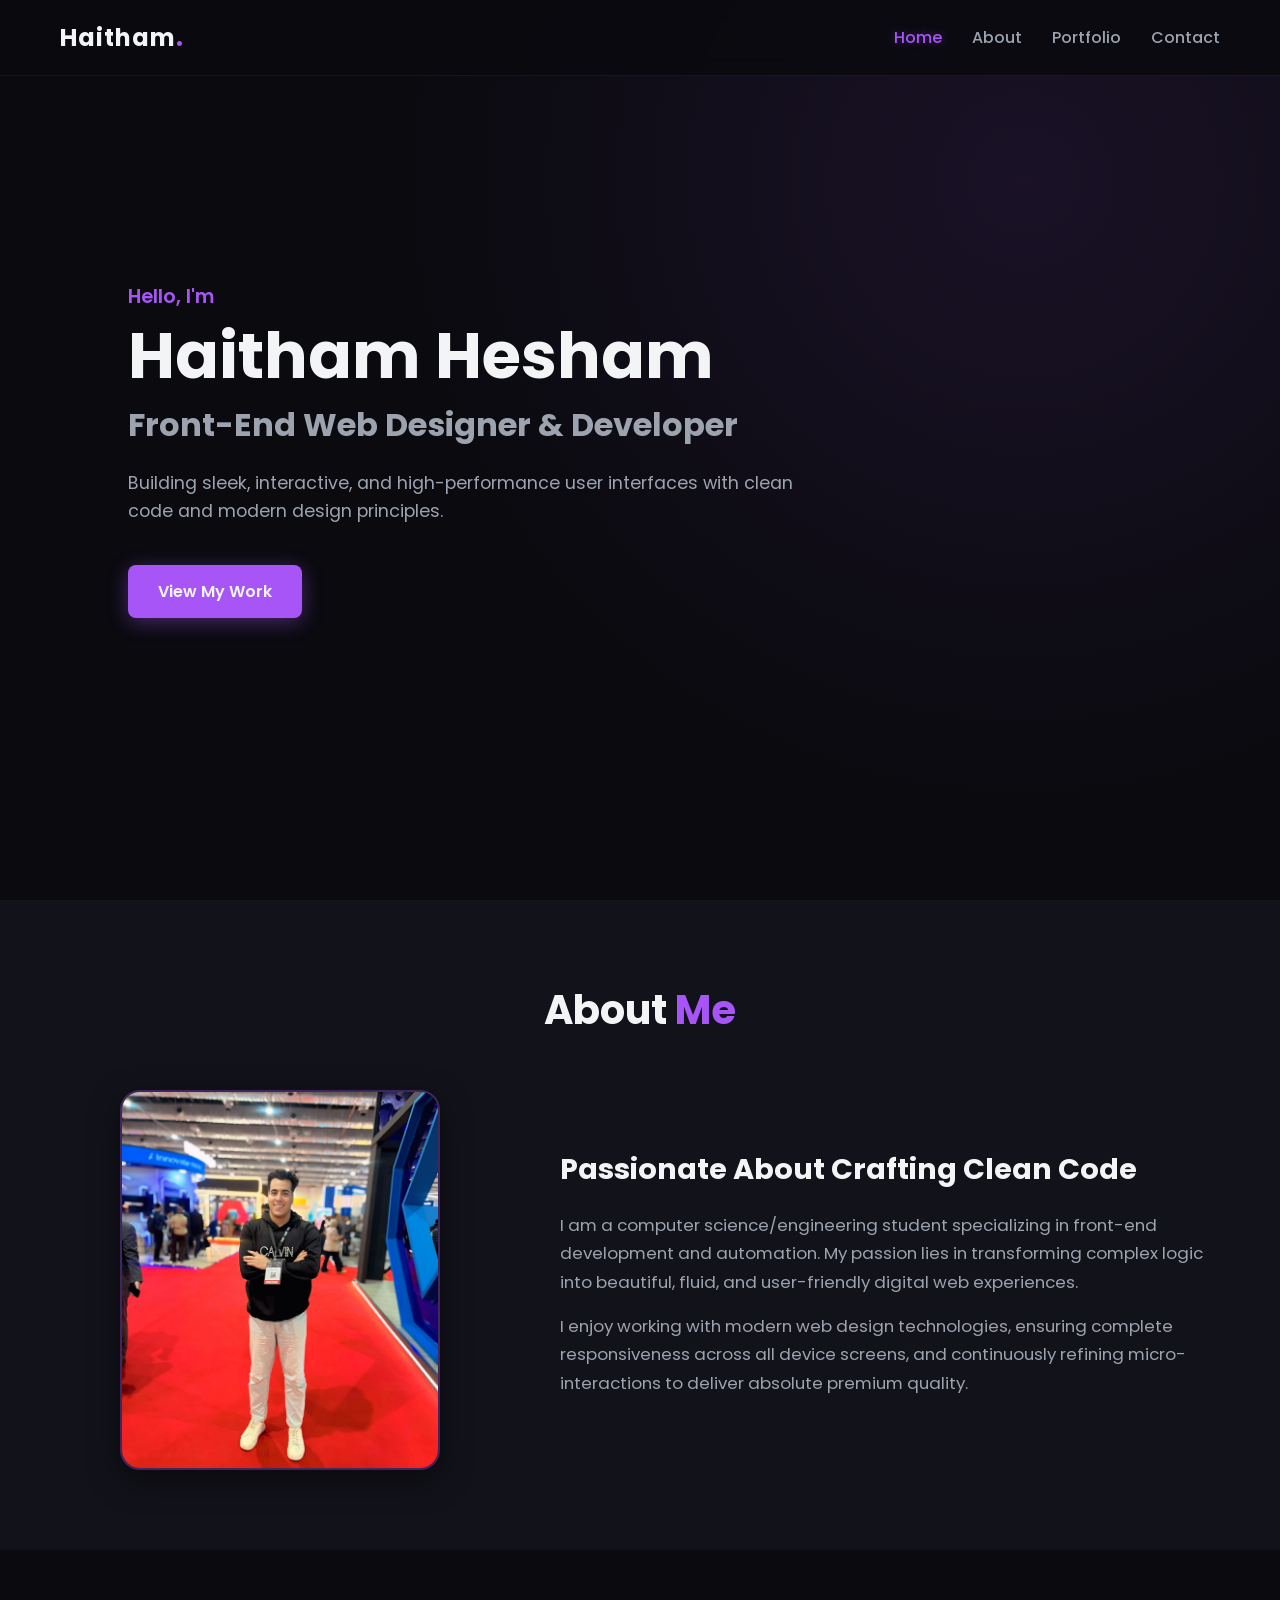
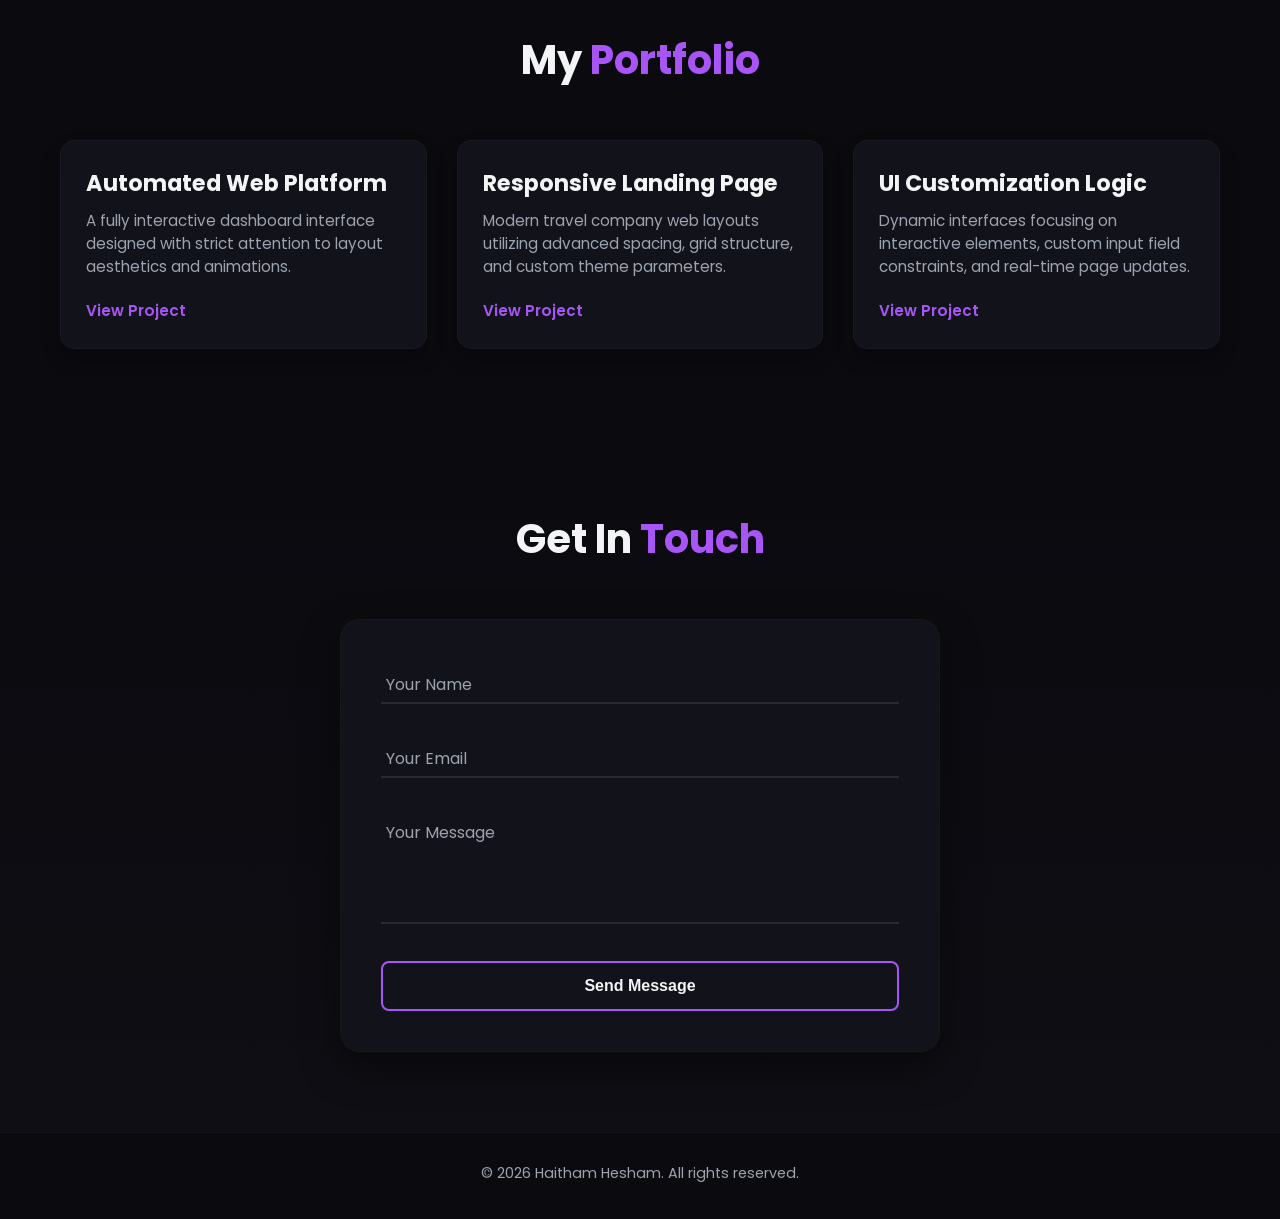
<file: index.html>
<!DOCTYPE html>
<html lang="en">
<head>
    <meta charset="UTF-8">
    <meta name="viewport" content="width=device-width, initial-scale=1.0">
    <title>Haitham Hesham | Portfolio</title>
    <link rel="preconnect" href="https://fonts.googleapis.com">
    <link rel="preconnect" href="https://fonts.gstatic.com" crossorigin>
    <link href="https://fonts.googleapis.com/css2?family=Poppins:wght@300;400;600;700&display=swap" rel="stylesheet">
    <link rel="stylesheet" href="style.css">
</head>
<body>

    <header>
        <nav class="navbar">
            <div class="logo">Haitham<span>.</span></div>
            <ul class="nav-links">
                <li><a href="#home" class="active">Home</a></li>
                <li><a href="#about">About</a></li>
                <li><a href="#portfolio">Portfolio</a></li>
                <li><a href="#contact">Contact</a></li>
            </ul>
        </nav>
    </header>

    <section id="home" class="hero-section">
        <div class="hero-content reveal">
            <h3 class="greeting">Hello, I'm</h3>
            <h1 class="name">Haitham Hesham</h1>
            <h2 class="title">Front-End Web Designer & Developer</h2>
            <p class="description">Building sleek, interactive, and high-performance user interfaces with clean code and modern design principles.</p>
            <a href="#portfolio" class="cta-btn">View My Work</a>
        </div>
    </section>

    <section id="about" class="about-section">
        <div class="container reveal">
            <h2 class="section-title">About <span>Me</span></h2>
            <div class="about-grid">
                <div class="about-img-container">
                    <img src="./1763479478273.jpg " alt="Haitham Hesham" class="about-img" onerror="this.src='https://via.placeholder.com/350x400/1e1e24/a855f7?text=Haitham+Hesham'">
                </div>
                <div class="about-text">
                    <h3>Passionate About Crafting Clean Code</h3>
                    <p>I am a computer science/engineering student specializing in front-end development and automation. My passion lies in transforming complex logic into beautiful, fluid, and user-friendly digital web experiences.</p>
                    <p>I enjoy working with modern web design technologies, ensuring complete responsiveness across all device screens, and continuously refining micro-interactions to deliver absolute premium quality.</p>
                </div>
            </div>
        </div>
    </section>

    <section id="portfolio" class="portfolio-section">
        <div class="container reveal">
            <h2 class="section-title">My <span>Portfolio</span></h2>
            <div class="project-grid">
          
<div class="project-card">

    <div class="project-info">
        <h3>Automated Web Platform</h3>
        <p>A fully interactive dashboard interface designed with strict attention to layout aesthetics and animations.</p>
     
        <a href="C:\Users\CNC\Desktop\project1\index.html" target="_blank" class="project-link">View Project</a>
    </div>
</div>


<div class="project-card">

    <div class="project-info">
        <h3>Responsive Landing Page</h3>
        <p>Modern travel company web layouts utilizing advanced spacing, grid structure, and custom theme parameters.</p>

        <a href="C:\Users\CNC\Desktop\project2\index.html" target="_blank" class="project-link">View Project</a>
    </div>
</div>


<div class="project-card">

    <div class="project-info">
        <h3>UI Customization Logic</h3>
        <p>Dynamic interfaces focusing on interactive elements, custom input field constraints, and real-time page updates.</p>

        <a href="C:\Users\CNC\Desktop\project3\index.html" target="_blank" class="project-link">View Project</a>
    </div>
</div>
            </div>
        </div>
    </section>

    <section id="contact" class="contact-section">
        <div class="container reveal">
            <h2 class="section-title">Get In <span>Touch</span></h2>
            <div class="contact-wrapper">
                <form class="contact-form" action="https://formsubmit.co/haithamhitham77@gmail.com" method="POST">
    <input type="hidden" name="_captcha" value="false">
    <input type="hidden" name="_next" value="https://formsubmit.co/thanks"> <div class="input-group">
        <input type="text" id="name" name="name" required placeholder=" ">
        <label for="name">Your Name</label>
    </div>
    <div class="input-group">
        <input type="email" id="email" name="email" required placeholder=" ">
        <label for="email">Your Email</label>
    </div>
    <div class="input-group">
        <textarea id="message" name="message" rows="5" required placeholder=" "></textarea>
        <label for="message">Your Message</label>
    </div>
    <button type="submit" class="submit-btn">Send Message</button>
</form>
            </div>
        </div>
    </section>

    <footer>
        <p>&copy; 2026 Haitham Hesham. All rights reserved.</p>
    </footer>

    <script src="script.js"></script>
</body>
</html>
</file>
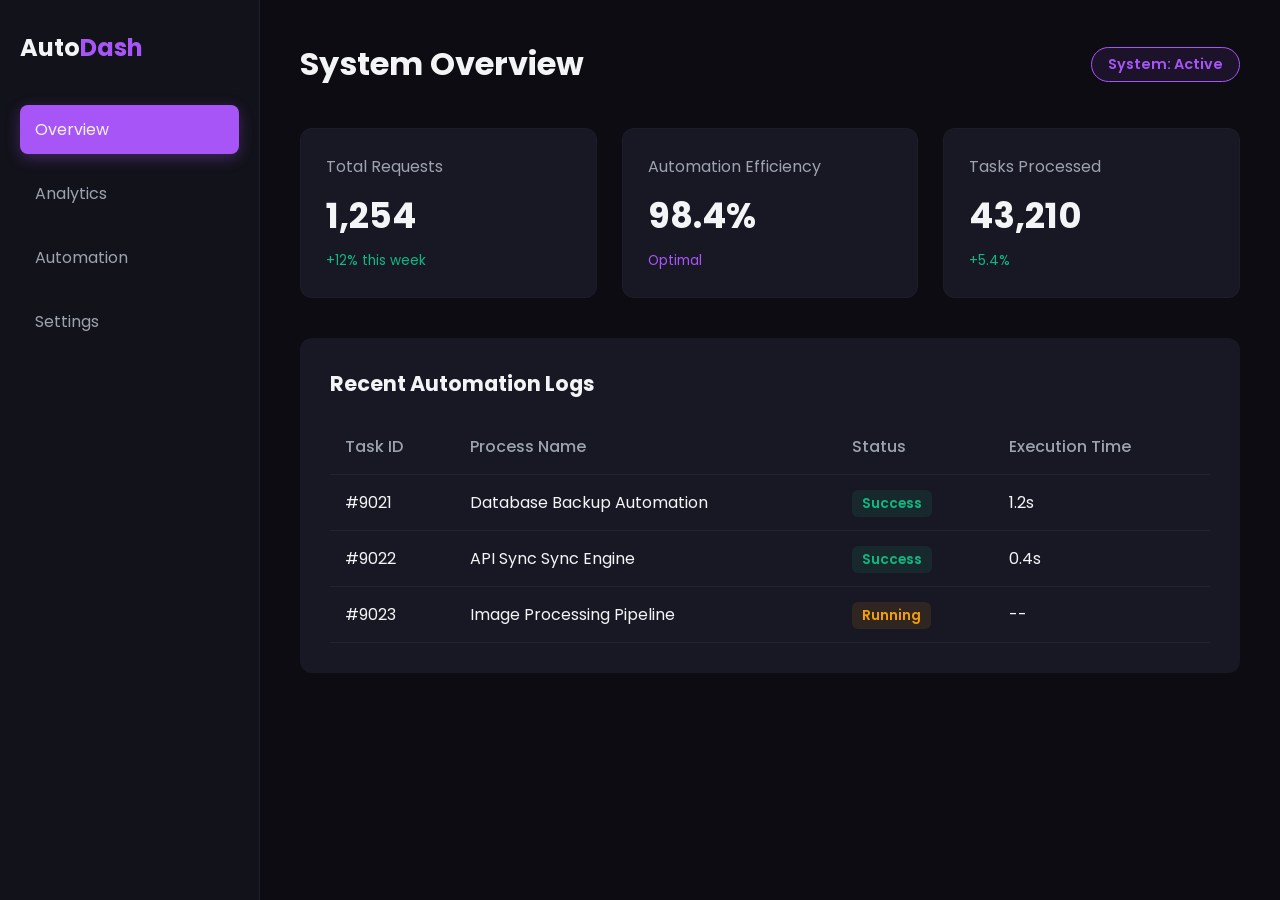
<file: project 1/index.html>
<!DOCTYPE html>
<html lang="en">
<head>
    <meta charset="UTF-8">
    <meta name="viewport" content="width=device-width, initial-scale=1.0">
    <title>Automated Web Platform - Dashboard</title>
    <link href="https://fonts.googleapis.com/css2?family=Poppins:wght@300;400;600;700&display=swap" rel="stylesheet">
    <link rel="stylesheet" href="style.css">
</head>
<body>
    <div class="dashboard-container">
        <!-- Sidebar -->
        <aside class="sidebar">
            <div class="logo">Auto<span>Dash</span></div>
            <ul class="menu">
                <li class="active"><a href="#">Overview</a></li>
                <li><a href="#">Analytics</a></li>
                <li><a href="#">Automation</a></li>
                <li><a href="#">Settings</a></li>
            </ul>
        </aside>

        <!-- Main Content -->
        <main class="main-content">
            <header class="dash-header">
                <h1>System Overview</h1>
                <div class="status-badge">System: Active</div>
            </header>

            <!-- Stats Grid -->
            <section class="stats-grid">
                <div class="stat-card">
                    <h3>Total Requests</h3>
                    <p class="stat-number">1,254</p>
                    <span class="stat-trend">+12% this week</span>
                </div>
                <div class="stat-card">
                    <h3>Automation Efficiency</h3>
                    <p class="stat-number">98.4%</p>
                    <span class="stat-trend stable">Optimal</span>
                </div>
                <div class="stat-card">
                    <h3>Tasks Processed</h3>
                    <p class="stat-number">43,210</p>
                    <span class="stat-trend">+5.4%</span>
                </div>
            </section>

            <!-- Data Table Section -->
            <section class="table-section">
                <h2>Recent Automation Logs</h2>
                <div class="table-wrapper">
                    <table>
                        <thead>
                            <tr>
                                <th>Task ID</th>
                                <th>Process Name</th>
                                <th>Status</th>
                                <th>Execution Time</th>
                            </tr>
                        </thead>
                        <tbody>
                            <tr>
                                <td>#9021</td>
                                <td>Database Backup Automation</td>
                                <td><span class="badge success">Success</span></td>
                                <td>1.2s</td>
                            </tr>
                            <tr>
                                <td>#9022</td>
                                <td>API Sync Sync Engine</td>
                                <td><span class="badge success">Success</span></td>
                                <td>0.4s</td>
                            </tr>
                            <tr>
                                <td>#9023</td>
                                <td>Image Processing Pipeline</td>
                                <td><span class="badge pending">Running</span></td>
                                <td>--</td>
                            </tr>
                        </tbody>
                    </table>
                </div>
            </section>
        </main>
    </div>
</body>
</html>
</file>
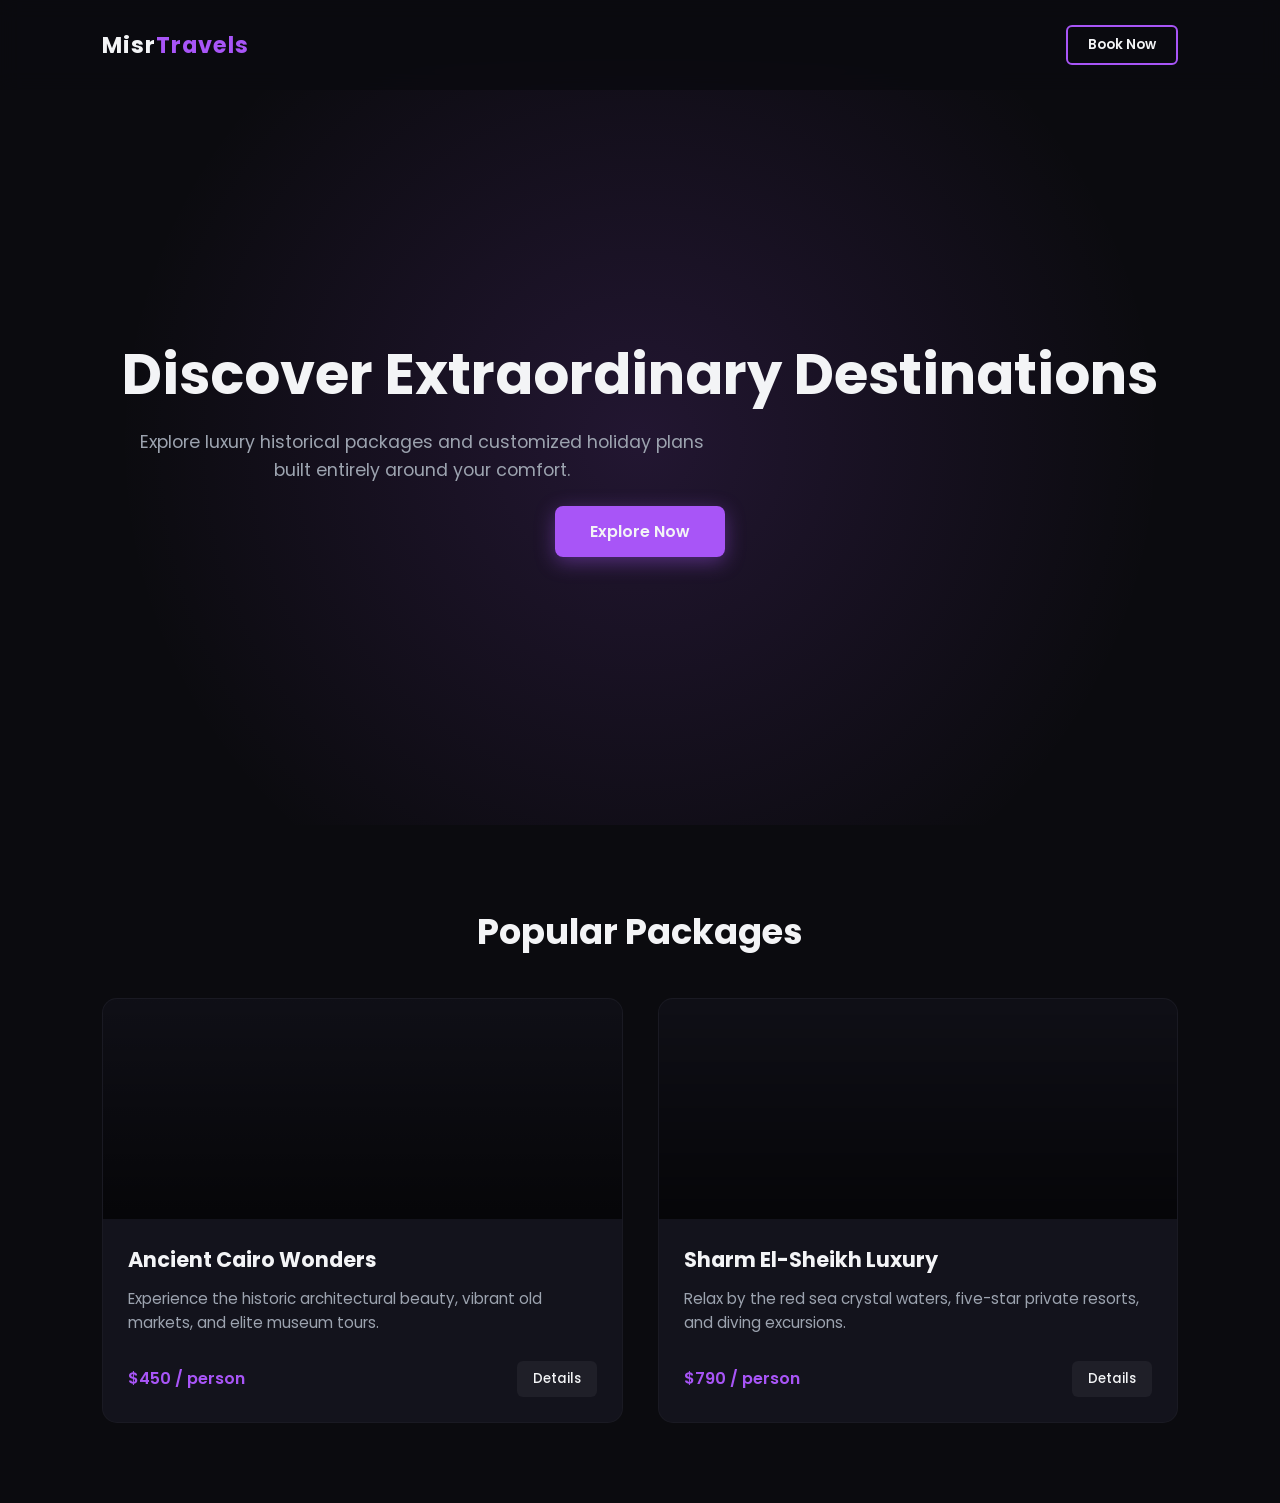
<file: project 2/index.html>
<!DOCTYPE html>
<html lang="en">
<head>
    <meta charset="UTF-8">
    <meta name="viewport" content="width=device-width, initial-scale=1.0">
    <title>Misr Travels - Explore the World</title>
    <link href="https://fonts.googleapis.com/css2?family=Poppins:wght@300;400;600;700&display=swap" rel="stylesheet">
    <link rel="stylesheet" href="style.css">
</head>
<body>
    <nav class="travel-nav">
        <div class="logo">Misr<span>Travels</span></div>
        <button class="nav-cta">Book Now</button>
    </nav>

    <header class="hero">
        <div class="hero-text">
            <h1>Discover Extraordinary Destinations</h1>
            <p>Explore luxury historical packages and customized holiday plans built entirely around your comfort.</p>
            <a href="#destinations" class="explore-btn">Explore Now</a>
        </div>
    </header>

    <section id="destinations" class="destinations">
        <h2>Popular Packages</h2>
        <div class="destinations-grid">
            <!-- Card 1 -->
            <div class="dest-card">
                <div class="img-placeholder" style="background: linear-gradient(rgba(0,0,0,0.2), rgba(0,0,0,0.7)), url('https://images.unsplash.com/photo-1539650116574-8efeb43e2750?w=500') center/cover;"></div>
                <div class="card-body">
                    <h3>Ancient Cairo Wonders</h3>
                    <p>Experience the historic architectural beauty, vibrant old markets, and elite museum tours.</p>
                    <div class="card-footer"><span>$450 / person</span><button>Details</button></div>
                </div>
            </div>
            <!-- Card 2 -->
            <div class="dest-card">
                <div class="img-placeholder" style="background: linear-gradient(rgba(0,0,0,0.2), rgba(0,0,0,0.7)), url('https://images.unsplash.com/photo-1507525428034-b723cf961d3e?w=500') center/cover;"></div>
                <div class="card-body">
                    <h3>Sharm El-Sheikh Luxury</h3>
                    <p>Relax by the red sea crystal waters, five-star private resorts, and diving excursions.</p>
                    <div class="card-footer"><span>$790 / person</span><button>Details</button></div>
                </div>
            </div>
        </div>
    </section>
</body>
</html>
</file>
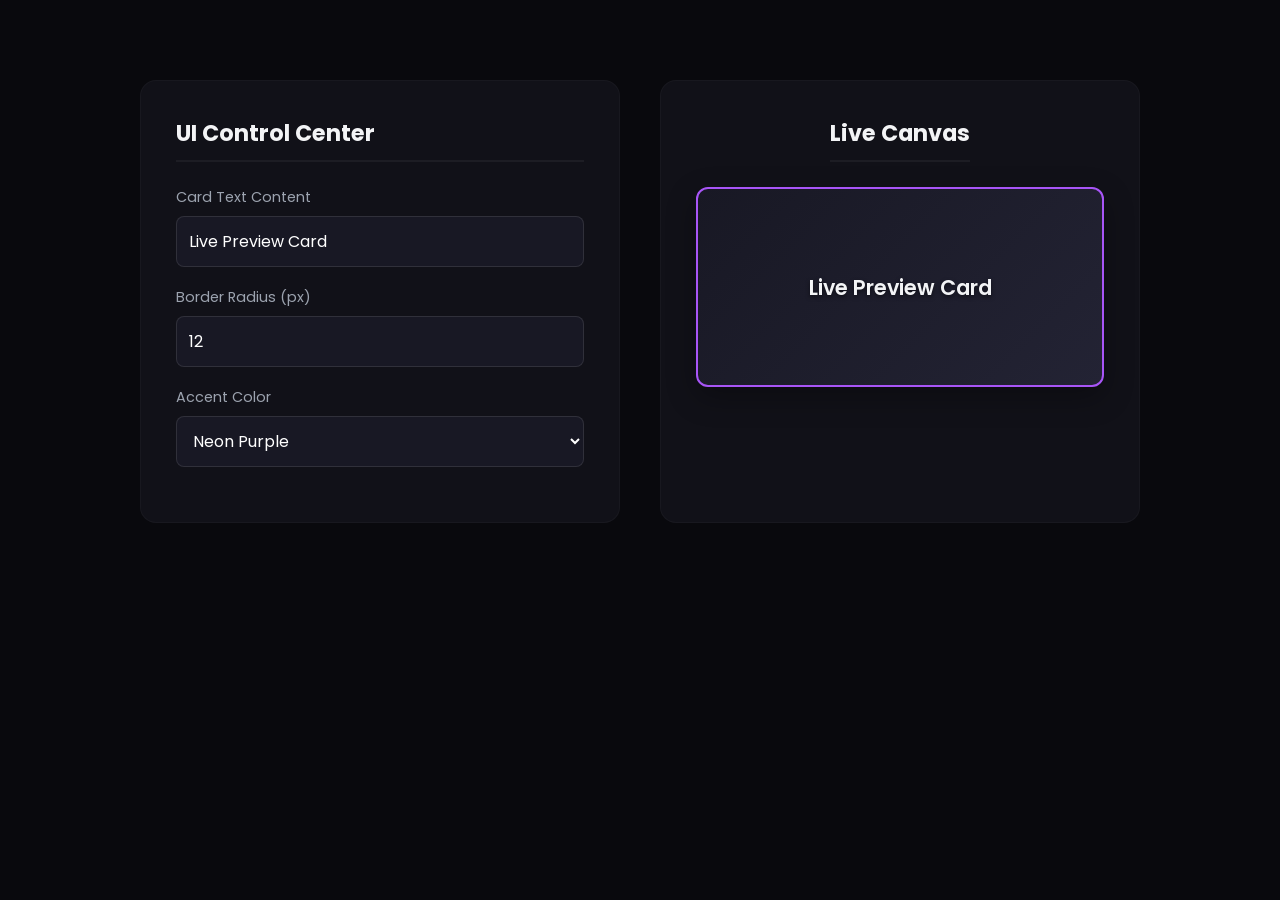
<file: project3/index.html>
<!DOCTYPE html>
<html lang="en">
<head>
    <meta charset="UTF-8">
    <meta name="viewport" content="width=device-width, initial-scale=1.0">
    <title>Dynamic UI Customization Lab</title>
    <link href="https://fonts.googleapis.com/css2?family=Poppins:wght@300;400;600;700&display=swap" rel="stylesheet">
    <link rel="stylesheet" href="style.css">
</head>
<body>
    <div class="custom-container">
        <!-- Control Panel Form -->
        <div class="panel card">
            <h2>UI Control Center</h2>
            <form id="customizerForm">
                <div class="control-group">
                    <label for="boxText">Card Text Content</label>
                    <input type="text" id="boxText" value="Live Preview Card" maxlength="30">
                </div>
                
                <div class="control-group">
                    <label for="boxRadius">Border Radius (px)</label>
                    <input type="number" id="boxRadius" min="0" max="50" value="12">
                </div>

                <div class="control-group">
                    <label for="themeColor">Accent Color</label>
                    <select id="themeColor">
                        <option value="#a855f7">Neon Purple</option>
                        <option value="#3b82f6">Electric Blue</option>
                        <option value="#10b981">Emerald Green</option>
                        <option value="#ef4444">Vibrant Red</option>
                    </select>
                </div>
            </form>
        </div>

        <!-- Real-time Preview Area -->
        <div class="preview-zone card">
            <h2>Live Canvas</h2>
            <div id="previewCard" class="dynamic-target">
                <p id="targetText">Live Preview Card</p>
            </div>
        </div>
    </div>

    <script src="script.js"></script>
</body>
</html>
</file>
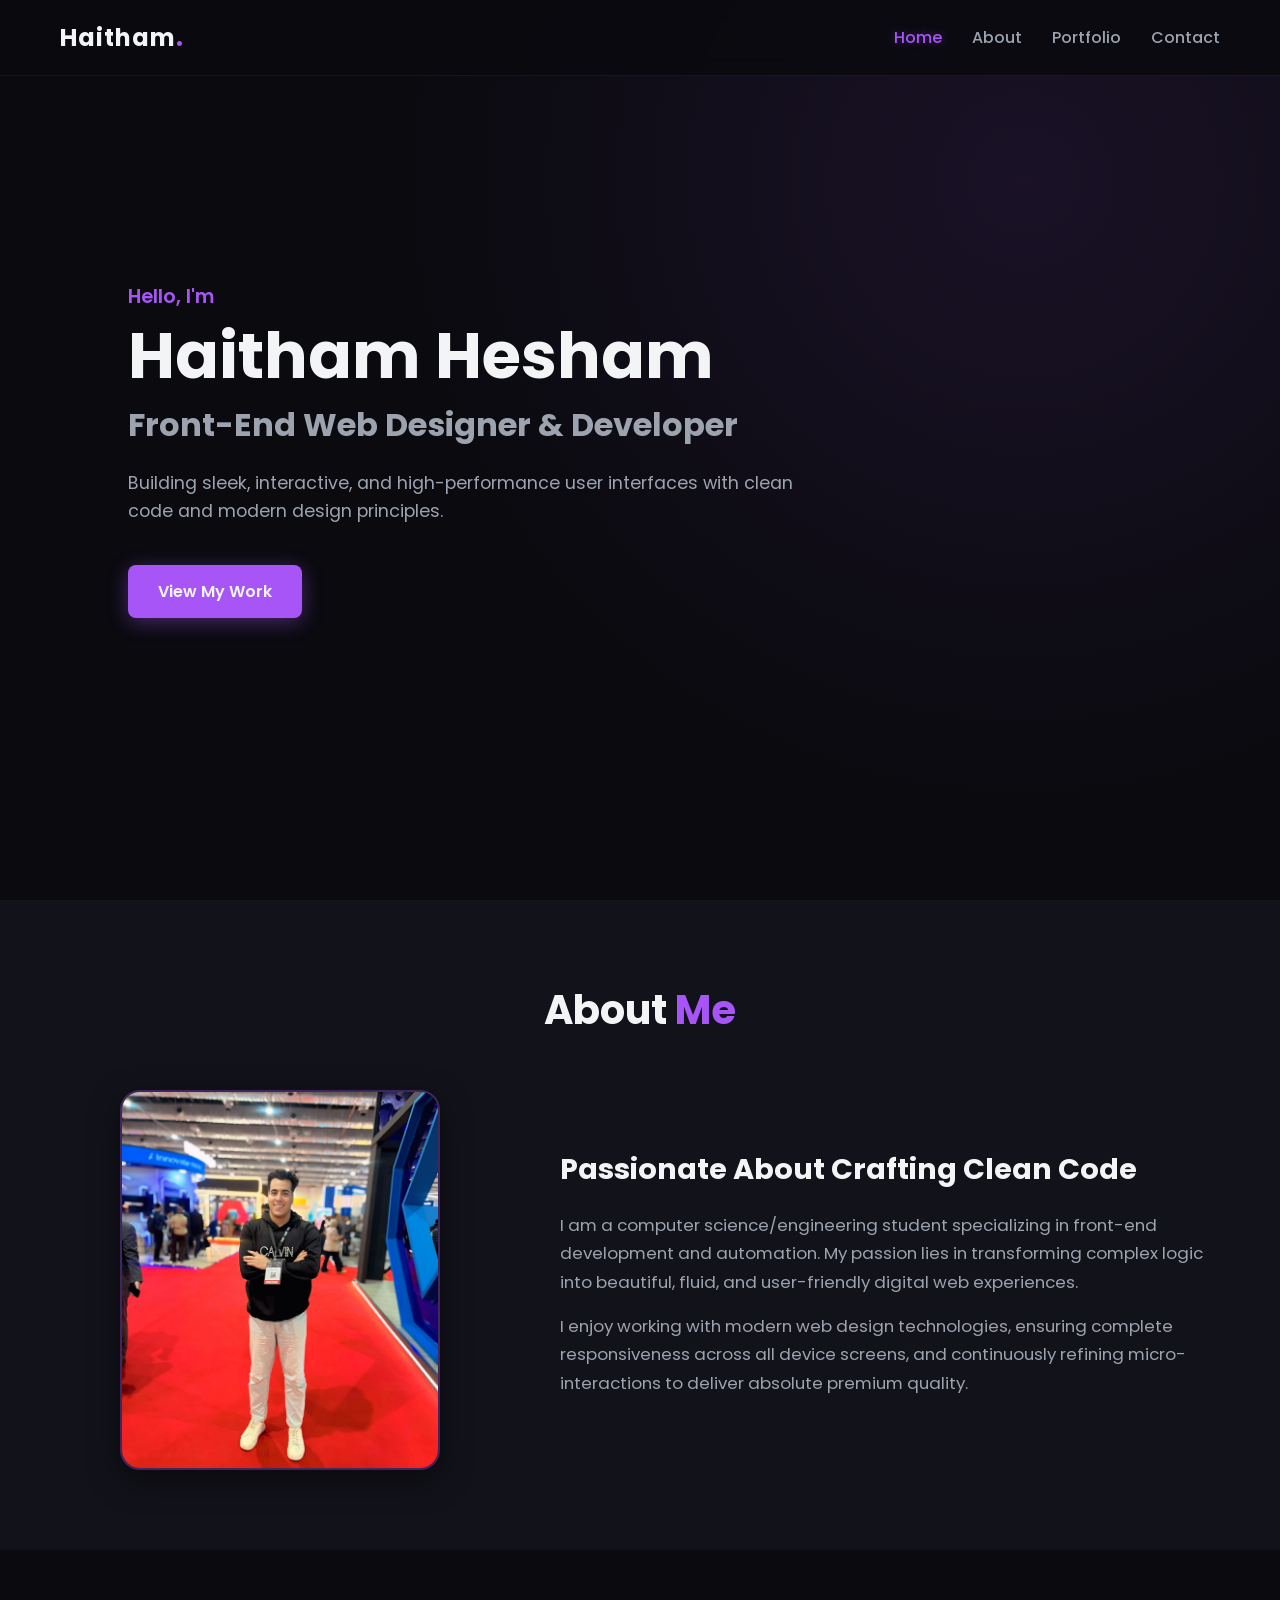
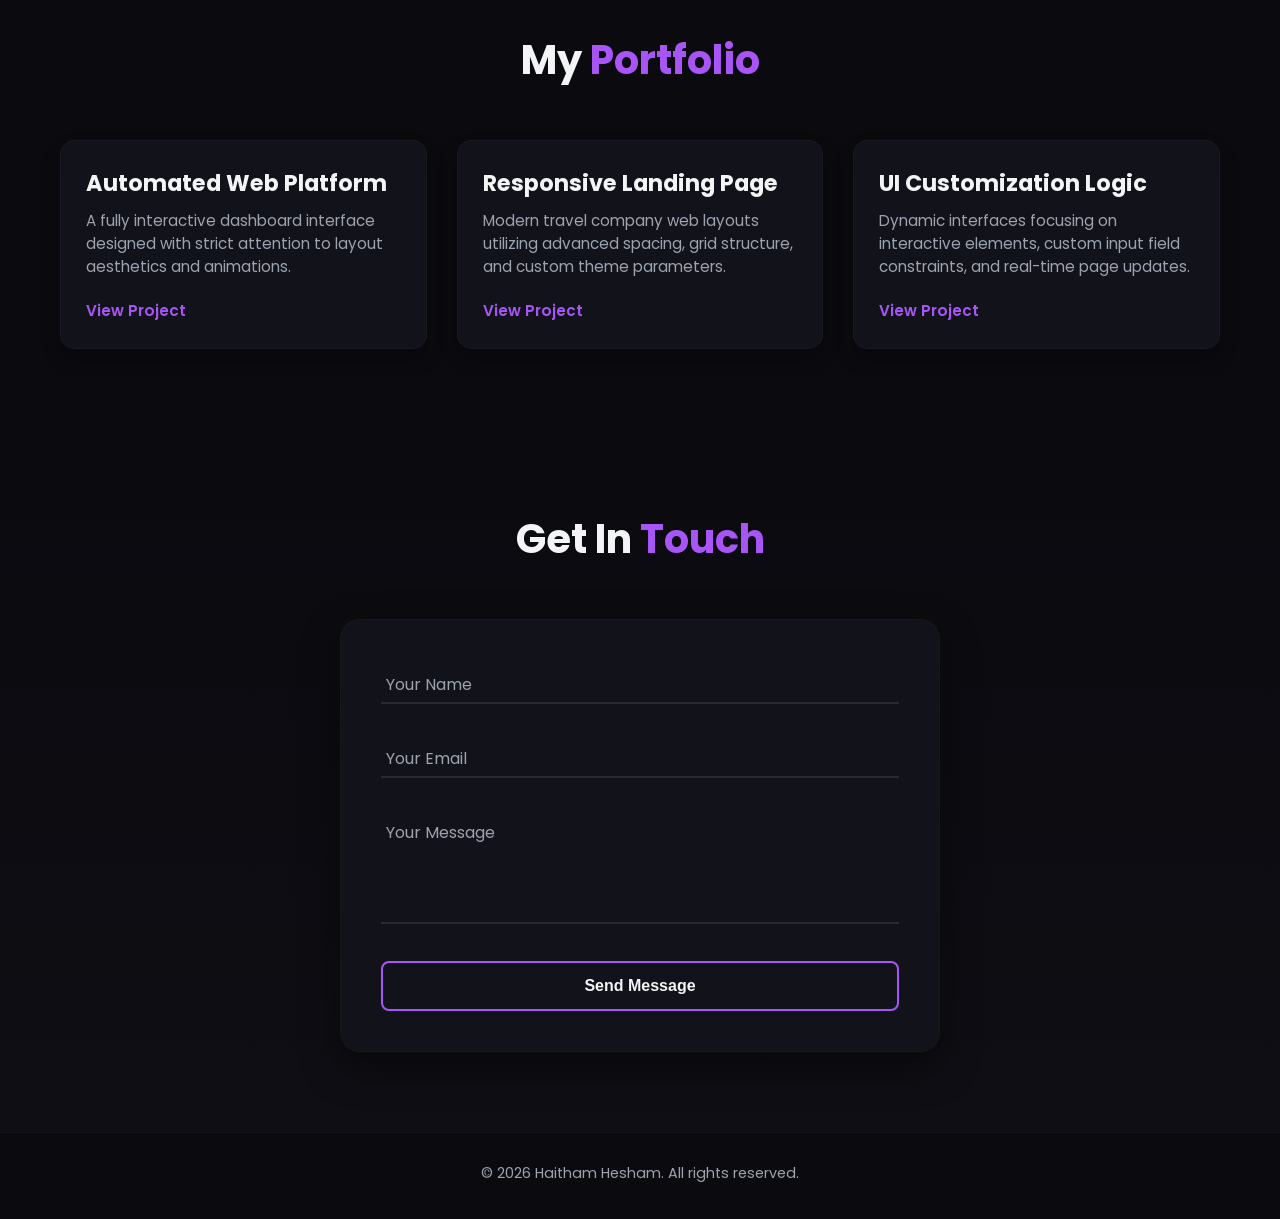
<file: index1.html>
<!DOCTYPE html>
<html lang="en">
<head>
    <meta charset="UTF-8">
    <meta name="viewport" content="width=device-width, initial-scale=1.0">
    <title>Haitham Hesham | Portfolio</title>
    <link rel="preconnect" href="https://fonts.googleapis.com">
    <link rel="preconnect" href="https://fonts.gstatic.com" crossorigin>
    <link href="https://fonts.googleapis.com/css2?family=Poppins:wght@300;400;600;700&display=swap" rel="stylesheet">
    <link rel="stylesheet" href="style.css">
</head>
<body>

    <header>
        <nav class="navbar">
            <div class="logo">Haitham<span>.</span></div>
            <ul class="nav-links">
                <li><a href="#home" class="active">Home</a></li>
                <li><a href="#about">About</a></li>
                <li><a href="#portfolio">Portfolio</a></li>
                <li><a href="#contact">Contact</a></li>
            </ul>
        </nav>
    </header>

    <section id="home" class="hero-section">
        <div class="hero-content reveal">
            <h3 class="greeting">Hello, I'm</h3>
            <h1 class="name">Haitham Hesham</h1>
            <h2 class="title">Front-End Web Designer & Developer</h2>
            <p class="description">Building sleek, interactive, and high-performance user interfaces with clean code and modern design principles.</p>
            <a href="#portfolio" class="cta-btn">View My Work</a>
        </div>
    </section>

    <section id="about" class="about-section">
        <div class="container reveal">
            <h2 class="section-title">About <span>Me</span></h2>
            <div class="about-grid">
                <div class="about-img-container">
                    <img src="./1763479478273.jpg " alt="Haitham Hesham" class="about-img" onerror="this.src='https://via.placeholder.com/350x400/1e1e24/a855f7?text=Haitham+Hesham'">
                </div>
                <div class="about-text">
                    <h3>Passionate About Crafting Clean Code</h3>
                    <p>I am a computer science/engineering student specializing in front-end development and automation. My passion lies in transforming complex logic into beautiful, fluid, and user-friendly digital web experiences.</p>
                    <p>I enjoy working with modern web design technologies, ensuring complete responsiveness across all device screens, and continuously refining micro-interactions to deliver absolute premium quality.</p>
                </div>
            </div>
        </div>
    </section>

    <section id="portfolio" class="portfolio-section">
        <div class="container reveal">
            <h2 class="section-title">My <span>Portfolio</span></h2>
            <div class="project-grid">
          
<div class="project-card">

    <div class="project-info">
        <h3>Automated Web Platform</h3>
        <p>A fully interactive dashboard interface designed with strict attention to layout aesthetics and animations.</p>
     
        <a href="C:\Users\CNC\Desktop\project 1\index.html" target="_blank" class="project-link">View Project</a>
    </div>
</div>


<div class="project-card">

    <div class="project-info">
        <h3>Responsive Landing Page</h3>
        <p>Modern travel company web layouts utilizing advanced spacing, grid structure, and custom theme parameters.</p>

        <a href="C:\Users\CNC\Desktop\project 2\index.html" target="_blank" class="project-link">View Project</a>
    </div>
</div>


<div class="project-card">

    <div class="project-info">
        <h3>UI Customization Logic</h3>
        <p>Dynamic interfaces focusing on interactive elements, custom input field constraints, and real-time page updates.</p>

        <a href="C:\Users\CNC\Desktop\project3\index.html" target="_blank" class="project-link">View Project</a>
    </div>
</div>
            </div>
        </div>
    </section>

    <section id="contact" class="contact-section">
        <div class="container reveal">
            <h2 class="section-title">Get In <span>Touch</span></h2>
            <div class="contact-wrapper">
                <form class="contact-form" action="https://formsubmit.co/haithamhitham77@gmail.com" method="POST">
    <input type="hidden" name="_captcha" value="false">
    <input type="hidden" name="_next" value="https://formsubmit.co/thanks"> <div class="input-group">
        <input type="text" id="name" name="name" required placeholder=" ">
        <label for="name">Your Name</label>
    </div>
    <div class="input-group">
        <input type="email" id="email" name="email" required placeholder=" ">
        <label for="email">Your Email</label>
    </div>
    <div class="input-group">
        <textarea id="message" name="message" rows="5" required placeholder=" "></textarea>
        <label for="message">Your Message</label>
    </div>
    <button type="submit" class="submit-btn">Send Message</button>
</form>
            </div>
        </div>
    </section>

    <footer>
        <p>&copy; 2026 Haitham Hesham. All rights reserved.</p>
    </footer>

    <script src="script.js"></script>
</body>
</html>
</file>
<file: style.css>
/* --- Global Reset & Variables --- */
:root {
    --bg-dark: #0a0a0f;
    --bg-card: #12121a;
    --text-main: #f3f4f6;
    --text-muted: #9ca3af;
    --accent: #a855f7;       /* Modern vibrant neon purple */
    --accent-glow: rgba(168, 85, 247, 0.4);
    --transition-smooth: cubic-bezier(0.4, 0, 0.2, 1);
}

* {
    margin: 0;
    padding: 0;
    box-sizing: border-box;
}

html {
    scroll-behavior: smooth;
    font-family: 'Poppins', sans-serif;
    background-color: var(--bg-dark);
    color: var(--text-main);
}

body {
    overflow-x: hidden;
}

.container {
    max-width: 1200px;
    margin: 0 auto;
    padding: 80px 20px;
}

/* --- Navigation Bar --- */
header {
    position: fixed;
    top: 0;
    left: 0;
    width: 100%;
    z-index: 1000;
    background-color: rgba(10, 10, 15, 0.85);
    backdrop-filter: blur(10px);
    border-bottom: 1px solid rgba(255, 255, 255, 0.05);
}

.navbar {
    display: flex;
    justify-content: space-between;
    align-items: center;
    max-width: 1200px;
    margin: 0 auto;
    padding: 20px;
}

.logo {
    font-size: 1.5rem;
    font-weight: 700;
    letter-spacing: 1px;
}

.logo span {
    color: var(--accent);
}

.nav-links {
    display: flex;
    list-style: none;
    gap: 30px;
}

.nav-links a {
    color: var(--text-muted);
    text-decoration: none;
    font-weight: 500;
    transition: 0.3s var(--transition-smooth);
}

.nav-links a:hover, .nav-links a.active {
    color: var(--accent);
    text-shadow: 0 0 10px var(--accent-glow);
}

/* --- Section Title Formatting --- */
.section-title {
    text-align: center;
    font-size: 2.5rem;
    margin-bottom: 50px;
    font-weight: 700;
}

.section-title span {
    color: var(--accent);
}

/* --- Hero Section --- */
.hero-section {
    min-height: 100vh;
    display: flex;
    align-items: center;
    justify-content: flex-start;
    padding: 0 10%;
    background: radial-gradient(circle at 80% 20%, rgba(168, 85, 247, 0.1) 0%, transparent 50%);
}

.hero-content {
    max-width: 700px;
}

.greeting {
    color: var(--accent);
    font-size: 1.2rem;
    font-weight: 600;
    margin-bottom: 10px;
}

.name {
    font-size: 4rem;
    font-weight: 700;
    line-height: 1.1;
    margin-bottom: 10px;
}

.title {
    font-size: 2rem;
    color: var(--text-muted);
    margin-bottom: 20px;
}

.description {
    color: var(--text-muted);
    font-size: 1.1rem;
    line-height: 1.6;
    margin-bottom: 40px;
}

.cta-btn {
    display: inline-block;
    padding: 14px 30px;
    background-color: var(--accent);
    color: var(--text-main);
    text-decoration: none;
    font-weight: 600;
    border-radius: 8px;
    box-shadow: 0 4px 20px var(--accent-glow);
    transition: 0.3s var(--transition-smooth);
}

.cta-btn:hover {
    transform: translateY(-3px);
    box-shadow: 0 6px 25px var(--accent);
}

/* --- About Me Section --- */
.about-section {
    background-color: var(--bg-card);
}

.about-grid {
    display: flex;
    align-items: center;
    gap: 60px;
}

.about-img-container {
    flex: 1;
    display: flex;
    justify-content: center;
}

.about-img {
    width: 320px;
    height: 380px;
    object-fit: cover;
    border-radius: 20px;
    border: 2px solid rgba(168, 85, 247, 0.3);
    box-shadow: 0 10px 30px rgba(0, 0, 0, 0.5);
    transition: 0.5s var(--transition-smooth);
}

.about-img:hover {
    transform: scale(1.03);
    border-color: var(--accent);
    box-shadow: 0 10px 35px var(--accent-glow);
}

.about-text {
    flex: 1.5;
}

.about-text h3 {
    font-size: 1.8rem;
    margin-bottom: 20px;
}

.about-text p {
    color: var(--text-muted);
    line-height: 1.7;
    margin-bottom: 15px;
    font-size: 1.05rem;
}

/* --- Portfolio/Projects Section --- */
.project-grid {
    display: grid;
    grid-template-columns: repeat(auto-fit, minmax(320px, 1fr));
    gap: 30px;
}

.project-card {
    background-color: var(--bg-card);
    border-radius: 15px;
    overflow: hidden;
    border: 1px solid rgba(255, 255, 255, 0.03);
    box-shadow: 0 10px 20px rgba(0,0,0,0.2);
    transition: 0.4s var(--transition-smooth);
}

.project-img-wrapper {
    width: 100%;
    height: 220px;
    overflow: hidden;
    background-color: #1e1e24;
}

.project-img-wrapper img {
    width: 100%;
    height: 100%;
    object-fit: cover;
    transition: 0.5s var(--transition-smooth);
}

.project-info {
    padding: 25px;
}

.project-info h3 {
    font-size: 1.4rem;
    margin-bottom: 10px;
}

.project-info p {
    color: var(--text-muted);
    font-size: 0.95rem;
    line-height: 1.5;
    margin-bottom: 20px;
}

.project-link {
    display: inline-block;
    color: var(--accent);
    text-decoration: none;
    font-weight: 600;
    font-size: 0.95rem;
    position: relative;
    transition: 0.3s;
}

.project-link::after {
    content: '';
    position: absolute;
    width: 0;
    height: 2px;
    bottom: -4px;
    left: 0;
    background-color: var(--accent);
    transition: 0.3s var(--transition-smooth);
}

/* Hover Micro-Interactions on Cards */
.project-card:hover {
    transform: translateY(-8px);
    border-color: rgba(168, 85, 247, 0.2);
    box-shadow: 0 15px 30px rgba(168, 85, 247, 0.08);
}

.project-card:hover .project-img-wrapper img {
    transform: scale(1.1);
}

.project-card:hover .project-link::after {
    width: 100%;
}

/* --- Contact Section --- */
.contact-section {
    background: linear-gradient(180deg, var(--bg-dark) 0%, #0e0e14 100%);
}

.contact-wrapper {
    max-width: 600px;
    margin: 0 auto;
    background-color: var(--bg-card);
    padding: 40px;
    border-radius: 20px;
    border: 1px solid rgba(255, 255, 255, 0.02);
    box-shadow: 0 15px 40px rgba(0,0,0,0.4);
}

.input-group {
    position: relative;
    margin-bottom: 30px;
}

.input-group input, .input-group textarea {
    width: 100%;
    padding: 12px 5px;
    background: transparent;
    border: none;
    border-bottom: 2px solid rgba(255, 255, 255, 0.1);
    color: var(--text-main);
    font-size: 1rem;
    outline: none;
    transition: 0.3s;
}

.input-group textarea {
    resize: none;
}

.input-group label {
    position: absolute;
    left: 5px;
    top: 12px;
    color: var(--text-muted);
    pointer-events: none;
    transition: 0.3s var(--transition-smooth);
}

/* Label Floating Logic */
.input-group input:focus ~ label,
.input-group input:not(:placeholder-shown) ~ label,
.input-group textarea:focus ~ label,
.input-group textarea:not(:placeholder-shown) ~ label {
    top: -12px;
    font-size: 0.85rem;
    color: var(--accent);
}

.input-group input:focus, .input-group textarea:focus {
    border-color: var(--accent);
}

.submit-btn {
    width: 100%;
    padding: 14px;
    background-color: transparent;
    border: 2px solid var(--accent);
    color: var(--text-main);
    font-size: 1rem;
    font-weight: 600;
    border-radius: 8px;
    cursor: pointer;
    transition: 0.3s var(--transition-smooth);
}

.submit-btn:hover {
    background-color: var(--accent);
    box-shadow: 0 4px 20px var(--accent-glow);
    transform: translateY(-2px);
}

/* --- Footer --- */
footer {
    text-align: center;
    padding: 30px;
    color: var(--text-muted);
    font-size: 0.9rem;
    border-top: 1px solid rgba(255, 255, 255, 0.03);
}

/* --- Scroll Animation Setup --- */
.reveal {
    opacity: 0;
    transform: translateY(40px);
    transition: 0.8s cubic-bezier(0.4, 0, 0.2, 1);
}

.reveal.active {
    opacity: 1;
    transform: translateY(0);
}

/* --- Responsive Layout Breakpoints --- */
@media (max-width: 768px) {
    .navbar {
        flex-direction: column;
        gap: 15px;
    }
    .name {
        font-size: 2.8rem;
    }
    .title {
        font-size: 1.5rem;
    }
    .about-grid {
        flex-direction: column;
        gap: 40px;
    }
    .about-img {
        width: 100%;
        max-width: 280px;
        height: 320px;
    }
    .contact-wrapper {
        padding: 30px 20px;
    }
}
</file>
<file: project 1/style.css>
:root {
    --bg-main: #0c0c12;
    --bg-side: #12121a;
    --bg-card: #181824;
    --purple: #a855f7;
    --text: #f3f4f6;
    --text-muted: #9ca3af;
}

* { margin: 0; padding: 0; box-sizing: border-box; font-family: 'Poppins', sans-serif; }
body { background-color: var(--bg-main); color: var(--text); overflow-x: hidden; }

.dashboard-container { display: flex; min-height: 100vh; }

/* Sidebar */
.sidebar { width: 260px; background-color: var(--bg-side); padding: 30px 20px; border-right: 1px solid rgba(255,255,255,0.05); }
.logo { font-size: 1.5rem; font-weight: 700; margin-bottom: 40px; }
.logo span { color: var(--purple); }
.menu { list-style: none; }
.menu li { margin-bottom: 15px; }
.menu li a { color: var(--text-muted); text-decoration: none; padding: 12px 15px; display: block; border-radius: 8px; transition: 0.3s; }
.menu li.active a, .menu li a:hover { background-color: var(--purple); color: var(--text); box-shadow: 0 4px 15px rgba(168, 85, 247, 0.3); }

/* Main Content */
.main-content { flex: 1; padding: 40px; }
.dash-header { display: flex; justify-content: space-between; align-items: center; margin-bottom: 40px; }
.status-badge { background: rgba(168, 85, 247, 0.1); border: 1px solid var(--purple); color: var(--purple); padding: 6px 16px; border-radius: 20px; font-weight: 600; font-size: 0.9rem; }

/* Grid */
.stats-grid { display: grid; grid-template-columns: repeat(auto-fit, minmax(240px, 1fr)); gap: 25px; margin-bottom: 40px; }
.stat-card { background-color: var(--bg-card); padding: 25px; border-radius: 12px; border: 1px solid rgba(255,255,255,0.02); transition: 0.3s; }
.stat-card:hover { transform: translateY(-5px); border-color: rgba(168, 85, 247, 0.2); }
.stat-card h3 { font-size: 1rem; color: var(--text-muted); font-weight: 400; margin-bottom: 10px; }
.stat-number { font-size: 2.2rem; font-weight: 700; color: var(--text); margin-bottom: 5px; }
.stat-trend { font-size: 0.85rem; color: #10b981; }
.stat-trend.stable { color: var(--purple); }

/* Table */
.table-section { background-color: var(--bg-card); padding: 30px; border-radius: 12px; }
.table-section h2 { font-size: 1.3rem; margin-bottom: 20px; }
.table-wrapper { overflow-x: auto; }
table { width: 100%; border-collapse: collapse; text-align: left; }
th, td { padding: 15px; border-bottom: 1px solid rgba(255,255,255,0.05); }
th { color: var(--text-muted); font-weight: 500; }
.badge { padding: 4px 10px; border-radius: 6px; font-size: 0.85rem; font-weight: 600; }
.badge.success { background: rgba(16, 185, 129, 0.1); color: #10b981; }
.badge.pending { background: rgba(245, 158, 11, 0.1); color: #f59e0b; }

@media (max-width: 768px) {
    .dashboard-container { flex-direction: column; }
    .sidebar { width: 100%; }
}
</file>
<file: project 2/style.css>
:root {
    --bg: #0b0b0f;
    --card-bg: #13131c;
    --purple: #a855f7;
    --text: #f3f4f6;
    --text-muted: #9ca3af;
}
* { margin: 0; padding: 0; box-sizing: border-box; font-family: 'Poppins', sans-serif; }
html { scroll-behavior: smooth; }
body { background-color: var(--bg); color: var(--text); }

.travel-nav { display: flex; justify-content: space-between; align-items: center; padding: 25px 8%; background: rgba(11, 11, 15, 0.8); backdrop-filter: blur(10px); position: fixed; width: 100%; top: 0; z-index: 100; }
.logo { font-size: 1.4rem; font-weight: 700; letter-spacing: 1px; }
.logo span { color: var(--purple); }
.nav-cta { background: transparent; border: 2px solid var(--purple); color: var(--text); padding: 8px 20px; border-radius: 6px; font-weight: 600; cursor: pointer; transition: 0.3s; }
.nav-cta:hover { background: var(--purple); box-shadow: 0 0 15px var(--purple); }

.hero { height: 85vh; display: flex; align-items: center; justify-content: center; text-align: center; background: radial-gradient(circle, rgba(168, 85, 247, 0.15) 0%, transparent 70%); padding: 0 20px; margin-top: 60px; }
.hero-text h1 { font-size: 3.5rem; margin-bottom: 20px; font-weight: 700; line-height: 1.2; }
.hero-text p { max-width: 600px; color: var(--text-muted); font-size: 1.1rem; margin-bottom: 35px; line-height: 1.6; }
.explore-btn { background: var(--purple); color: var(--text); text-decoration: none; padding: 14px 35px; border-radius: 8px; font-weight: 600; box-shadow: 0 5px 20px rgba(168, 85, 247, 0.4); transition: 0.3s; }
.explore-btn:hover { transform: translateY(-3px); box-shadow: 0 8px 25px var(--purple); }

.destinations { padding: 80px 8%; }
.destinations h2 { font-size: 2.2rem; margin-bottom: 40px; text-align: center; }
.destinations-grid { display: grid; grid-template-columns: repeat(auto-fit, minmax(300px, 1fr)); gap: 35px; }
.dest-card { background: var(--card-bg); border-radius: 15px; overflow: hidden; border: 1px solid rgba(255,255,255,0.03); transition: 0.3s; }
.dest-card:hover { transform: translateY(-8px); border-color: rgba(168, 85, 247, 0.2); }
.img-placeholder { height: 220px; width: 100%; }
.card-body { padding: 25px; }
.card-body h3 { font-size: 1.3rem; margin-bottom: 12px; }
.card-body p { color: var(--text-muted); font-size: 0.95rem; line-height: 1.6; margin-bottom: 25px; }
.card-footer { display: flex; justify-content: space-between; align-items: center; }
.card-footer span { font-weight: 600; color: var(--purple); }
.card-footer button { background: rgba(255,255,255,0.05); border: none; color: var(--text); padding: 8px 16px; border-radius: 6px; cursor: pointer; font-weight: 500; transition: 0.3s; }
.card-footer button:hover { background: var(--purple); }
</file>
<file: project3/style.css>
:root {
    --bg: #09090d;
    --card: #111118;
    --purple: #a855f7;
    --text: #f3f4f6;
}
* { margin: 0; padding: 0; box-sizing: border-box; font-family: 'Poppins', sans-serif; }
body { background-color: var(--bg); color: var(--text); padding: 40px 20px; }

.custom-container { max-width: 1000px; margin: 0 auto; display: flex; gap: 40px; flex-wrap: wrap; margin-top: 40px;}
.card { flex: 1; min-width: 320px; background-color: var(--card); padding: 35px; border-radius: 16px; border: 1px solid rgba(255,255,255,0.03); }
h2 { margin-bottom: 25px; font-size: 1.4rem; border-bottom: 2px solid rgba(255,255,255,0.05); padding-bottom: 10px; }

.control-group { margin-bottom: 20px; }
label { display: block; font-size: 0.9rem; color: #9ca3af; margin-bottom: 8px; }
input, select { width: 100%; padding: 12px; background: #181824; border: 1px solid rgba(255,255,255,0.1); border-radius: 8px; color: white; font-size: 1rem; outline: none; transition: 0.3s; }
input:focus, select:focus { border-color: var(--purple); }

.preview-zone { display: flex; flex-direction: column; align-items: center; justify-content: flex-start; }
.dynamic-target { width: 100%; height: 200px; background: linear-gradient(135deg, #181824, #232334); display: flex; align-items: center; justify-content: center; border-radius: 12px; border: 2px solid var(--purple); transition: border-radius 0.2s ease, border-color 0.3s; box-shadow: 0 10px 30px rgba(0,0,0,0.3); }
#targetText { font-size: 1.3rem; font-weight: 600; text-align: center; text-shadow: 0 2px 4px rgba(0,0,0,0.5); }
</file>
